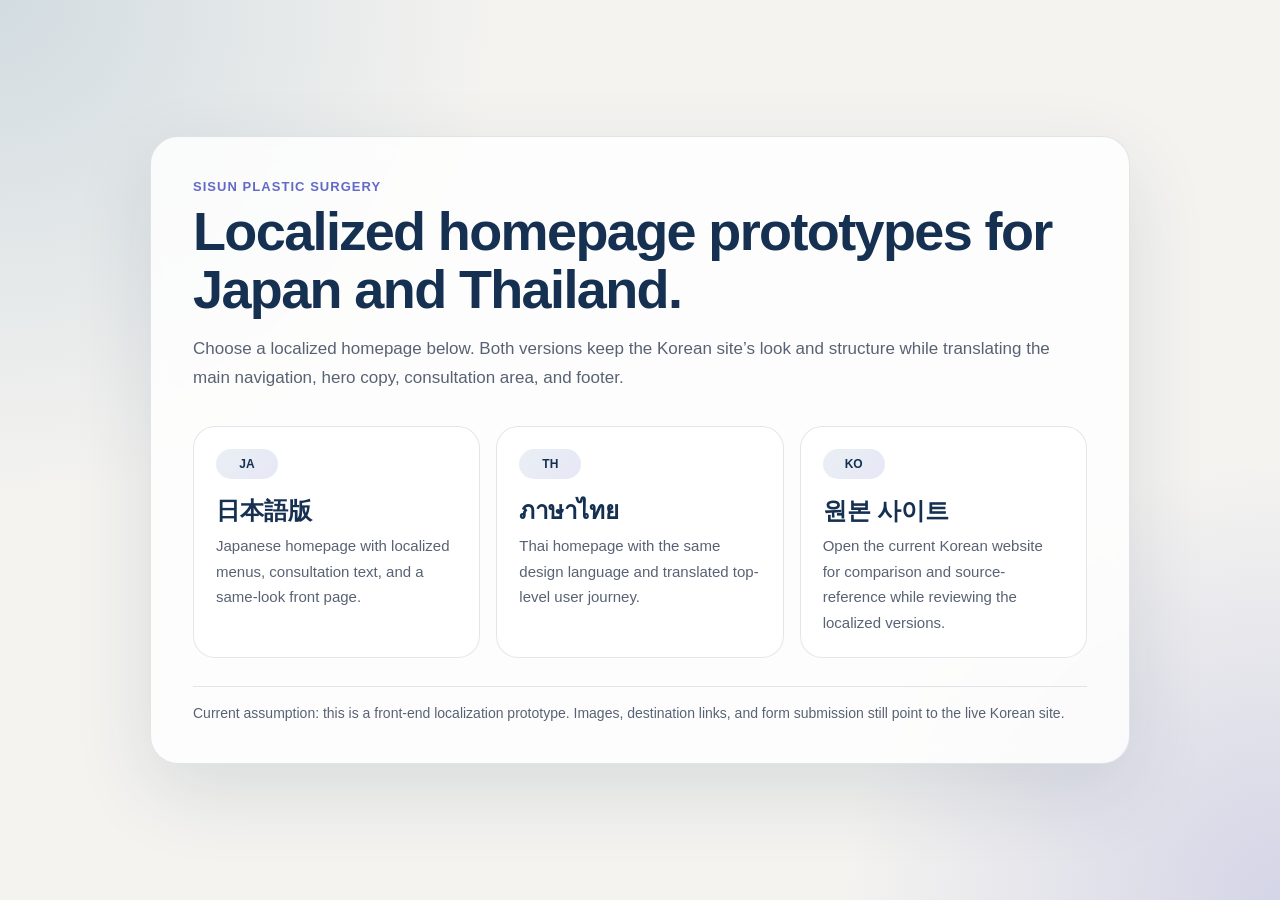
<file: index.html>
<!doctype html>
<html lang="ja">
<head>
  <meta charset="utf-8">
  <meta name="viewport" content="width=device-width, initial-scale=1.0">
  <title>SISUN Localized Homepages</title>
  <style>
    :root {
      --bg: #f4f3f0;
      --ink: #163051;
      --muted: #596274;
      --line: rgba(22, 48, 81, 0.12);
      --card: rgba(255, 255, 255, 0.82);
      --accent: #636ac6;
      --accent-2: #7a9fba;
    }

    * {
      box-sizing: border-box;
    }

    body {
      margin: 0;
      min-height: 100vh;
      font-family: -apple-system, BlinkMacSystemFont, "Segoe UI", sans-serif;
      background:
        radial-gradient(circle at top left, rgba(122, 159, 186, 0.28), transparent 32%),
        radial-gradient(circle at bottom right, rgba(99, 106, 198, 0.22), transparent 28%),
        var(--bg);
      color: var(--ink);
      display: flex;
      align-items: center;
      justify-content: center;
      padding: 32px;
    }

    main {
      width: min(980px, 100%);
      padding: 42px;
      border-radius: 28px;
      border: 1px solid var(--line);
      background: var(--card);
      backdrop-filter: blur(10px);
      box-shadow: 0 28px 80px rgba(22, 48, 81, 0.12);
    }

    .eyebrow {
      margin: 0 0 8px;
      color: var(--accent);
      font-size: 13px;
      font-weight: 700;
      letter-spacing: 0.08em;
      text-transform: uppercase;
    }

    h1 {
      margin: 0;
      font-size: clamp(32px, 6vw, 54px);
      line-height: 1.08;
      letter-spacing: -0.03em;
    }

    p {
      margin: 16px 0 0;
      color: var(--muted);
      font-size: 17px;
      line-height: 1.7;
    }

    .grid {
      margin-top: 34px;
      display: grid;
      grid-template-columns: repeat(3, minmax(0, 1fr));
      gap: 16px;
    }

    .card {
      display: block;
      padding: 22px;
      border-radius: 22px;
      border: 1px solid var(--line);
      background: #fff;
      text-decoration: none;
      color: inherit;
      transition: transform 180ms ease, box-shadow 180ms ease, border-color 180ms ease;
    }

    .card:hover {
      transform: translateY(-4px);
      border-color: rgba(99, 106, 198, 0.28);
      box-shadow: 0 18px 40px rgba(22, 48, 81, 0.12);
    }

    .card .lang {
      display: inline-flex;
      align-items: center;
      justify-content: center;
      min-width: 62px;
      padding: 8px 12px;
      border-radius: 999px;
      background: linear-gradient(135deg, rgba(122, 159, 186, 0.16), rgba(99, 106, 198, 0.16));
      color: var(--ink);
      font-size: 12px;
      font-weight: 700;
    }

    .card h2 {
      margin: 18px 0 8px;
      font-size: 24px;
      line-height: 1.15;
    }

    .card p {
      margin: 0;
      font-size: 15px;
    }

    .hint {
      margin-top: 28px;
      padding-top: 18px;
      border-top: 1px solid var(--line);
      color: var(--muted);
      font-size: 14px;
    }

    @media (max-width: 780px) {
      body {
        padding: 16px;
      }

      main {
        padding: 28px;
      }

      .grid {
        grid-template-columns: 1fr;
      }
    }
  </style>
</head>
<body>
  <main>
    <div class="eyebrow">SISUN Plastic Surgery</div>
    <h1>Localized homepage prototypes for Japan and Thailand.</h1>
    <p>Choose a localized homepage below. Both versions keep the Korean site’s look and structure while translating the main navigation, hero copy, consultation area, and footer.</p>

    <div class="grid">
      <a class="card" href="index-ja.html">
        <span class="lang">JA</span>
        <h2>日本語版</h2>
        <p>Japanese homepage with localized menus, consultation text, and a same-look front page.</p>
      </a>

      <a class="card" href="index-th.html">
        <span class="lang">TH</span>
        <h2>ภาษาไทย</h2>
        <p>Thai homepage with the same design language and translated top-level user journey.</p>
      </a>

      <a class="card" href="https://sisunps.com" target="_blank" rel="noreferrer">
        <span class="lang">KO</span>
        <h2>원본 사이트</h2>
        <p>Open the current Korean website for comparison and source-reference while reviewing the localized versions.</p>
      </a>
    </div>

    <div class="hint">Current assumption: this is a front-end localization prototype. Images, destination links, and form submission still point to the live Korean site.</div>
  </main>
</body>
</html>
</file>
